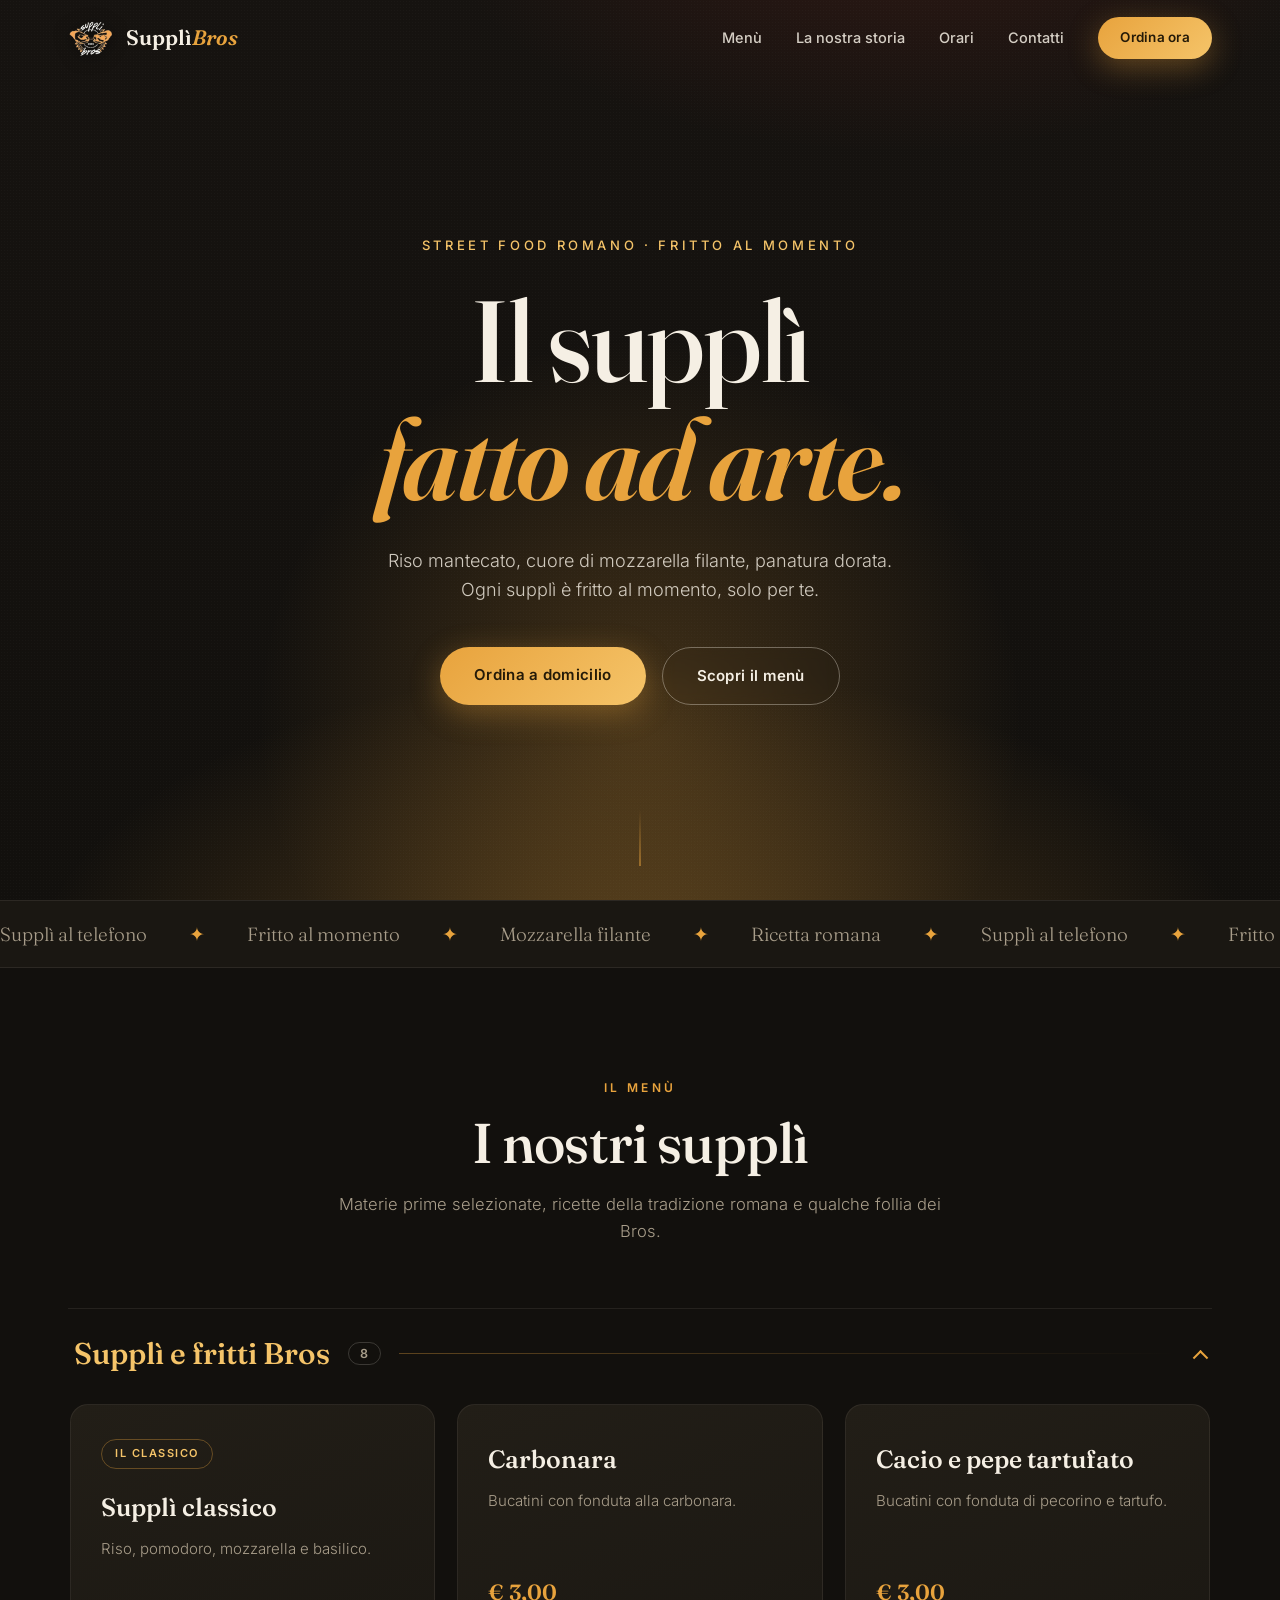
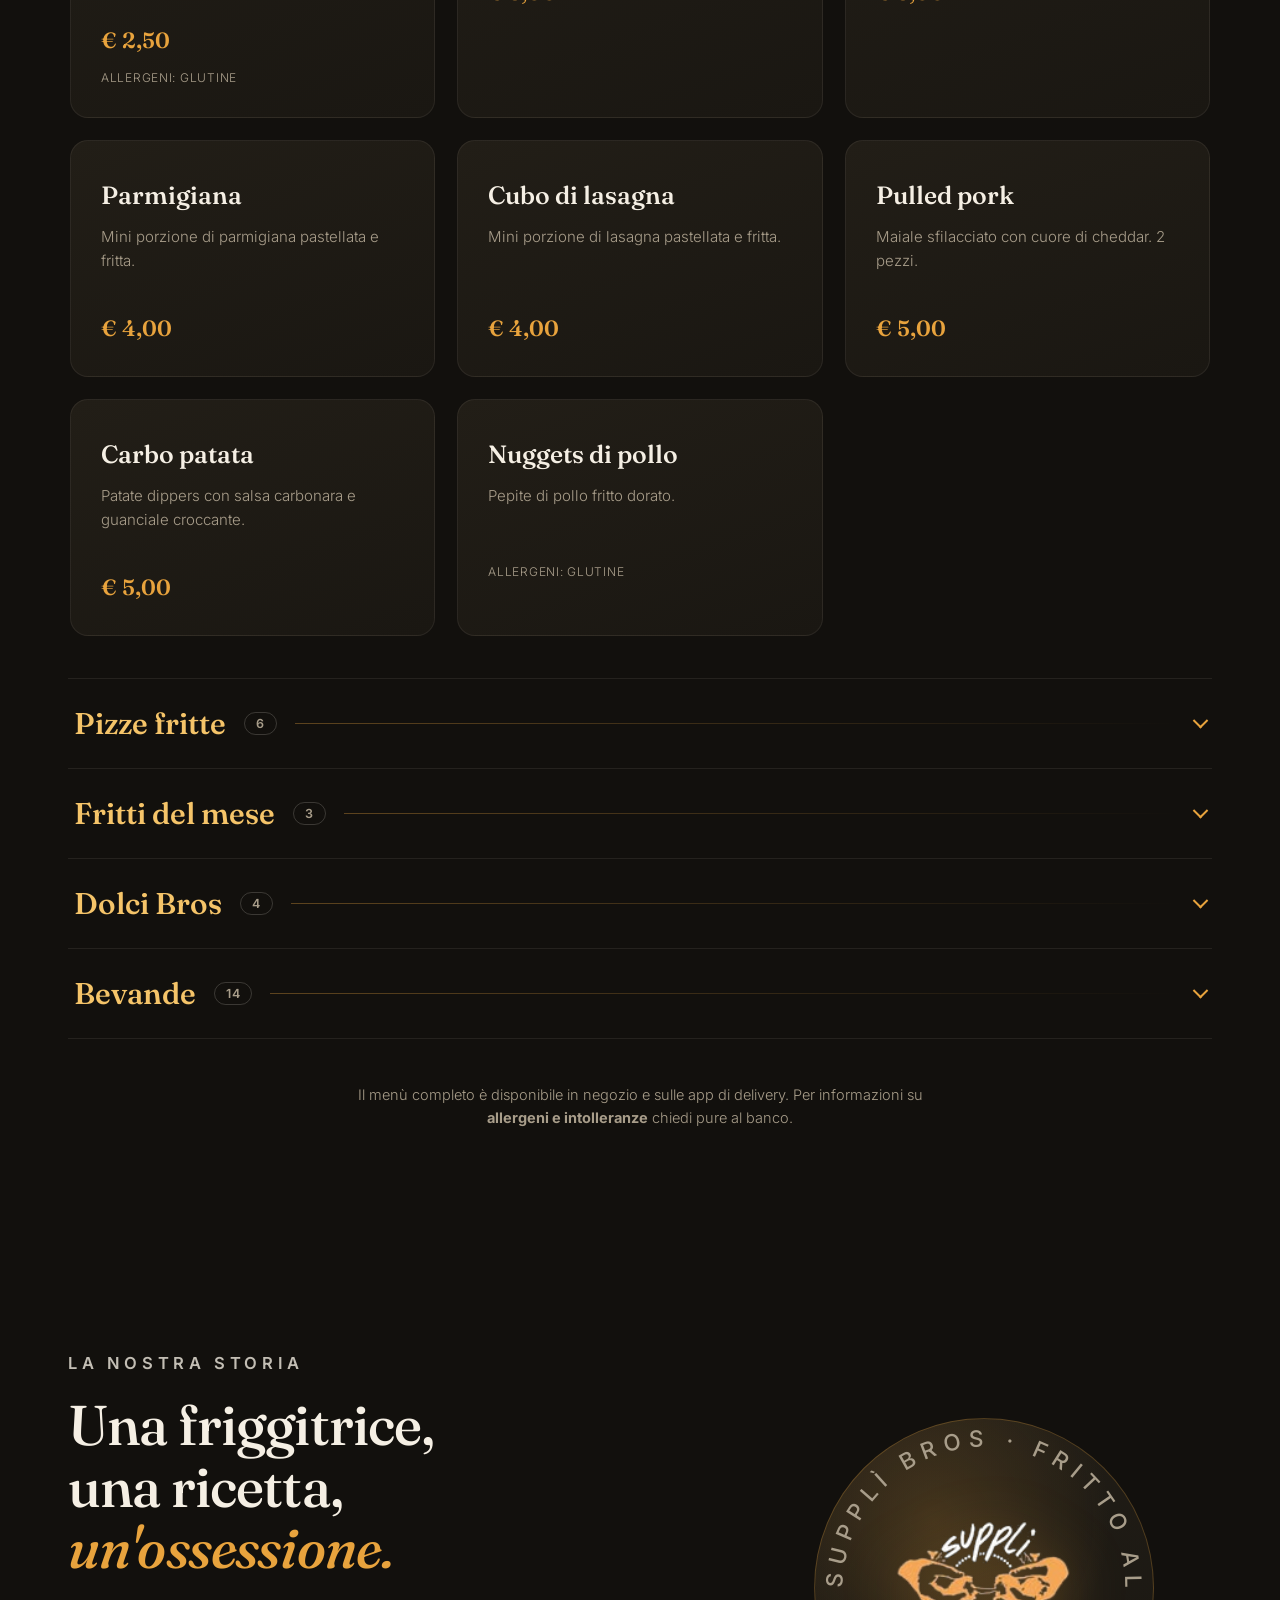
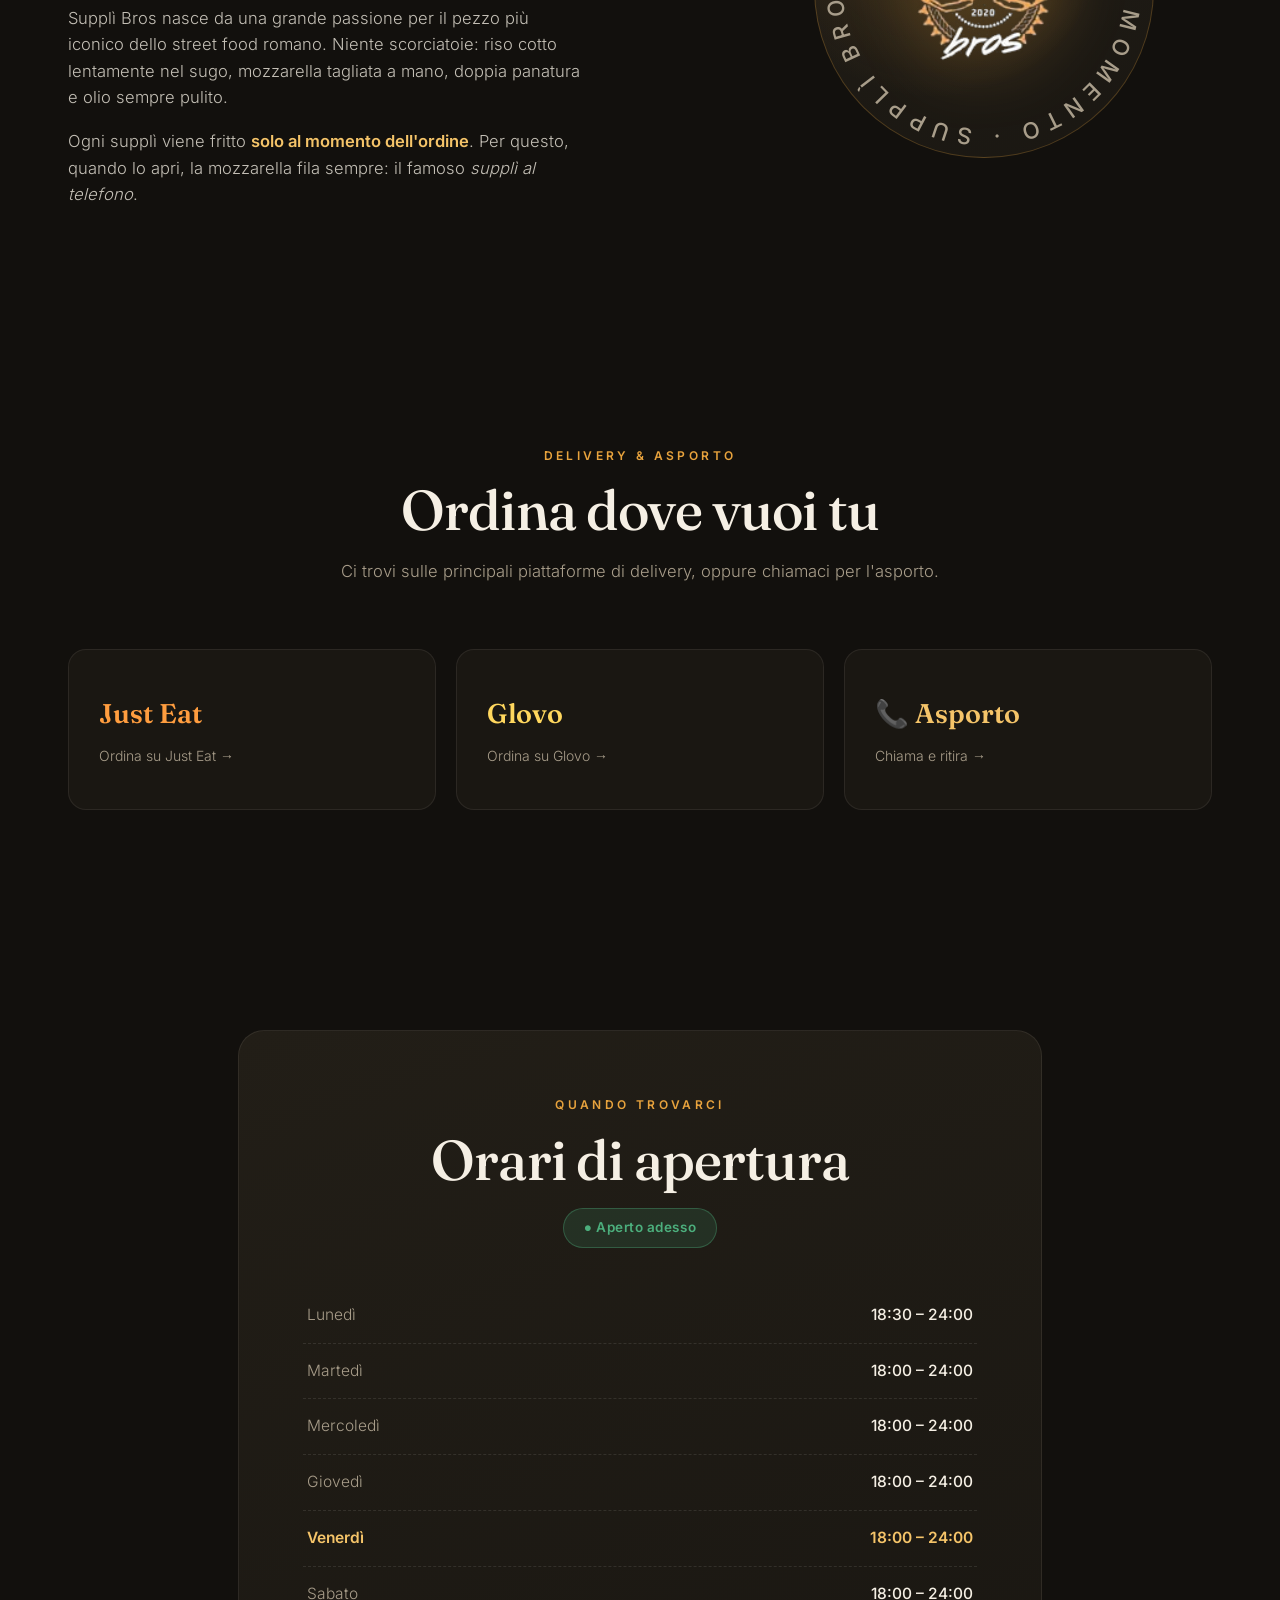
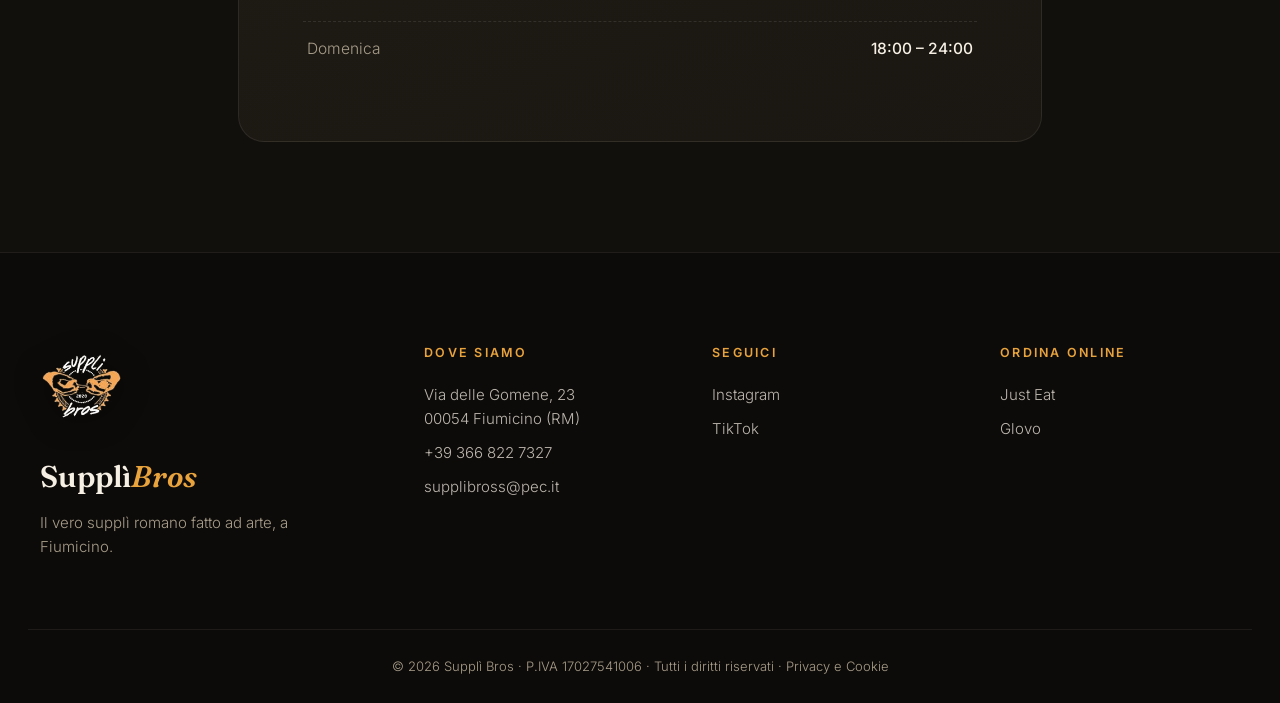
<file: index.html>
<!DOCTYPE html>
<html lang="it">
<head>
  <meta charset="UTF-8">
  <meta name="viewport" content="width=device-width, initial-scale=1.0">
  <meta name="description" content="Supplì Bros — Supplì e pizze fritte a Fiumicino, fritti al momento. Ordina su Just Eat e Glovo o chiama per l'asporto.">
  <meta name="theme-color" content="#12100d">
  <meta property="og:title" content="Supplì Bros — Il supplì fatto ad arte">
  <meta property="og:description" content="I veri supplì romani, fritti al momento. Ordina online o vieni a trovarci.">
  <meta property="og:type" content="website">
  <title>Supplì Bros — Il supplì fatto ad arte</title>
  <link rel="stylesheet" href="css/fonts.css">
  <link rel="stylesheet" href="css/style.css">
  <link rel="icon" type="image/png" href="assets/img/favicon.png">
  <link rel="apple-touch-icon" href="assets/img/logo.png">
  <script type="application/ld+json">
  {
    "@context": "https://schema.org",
    "@type": "Restaurant",
    "name": "Supplì Bros",
    "servesCuisine": "Street food romano, Supplì",
    "priceRange": "€",
    "address": {
      "@type": "PostalAddress",
      "streetAddress": "Via delle Gomene, 23",
      "postalCode": "00054",
      "addressLocality": "Fiumicino",
      "addressRegion": "RM",
      "addressCountry": "IT"
    },
    "telephone": "+39 366 822 7327"
  }
  </script>
</head>
<body>

  <!-- ===== NAVBAR ===== -->
  <header class="nav" id="nav">
    <div class="nav__inner">
      <a href="#top" class="nav__logo">
        <img src="assets/img/logo.png" alt="Logo Supplì Bros" class="nav__logo-img" width="46" height="46">
        <span class="nav__logo-text">Supplì<em>Bros</em></span>
      </a>
      <nav class="nav__links" id="navLinks">
        <a href="#menu">Menù</a>
        <a href="#storia">La nostra storia</a>
        <a href="#orari">Orari</a>
        <a href="#contatti">Contatti</a>
        <a href="#ordina" class="btn btn--small btn--gold">Ordina ora</a>
      </nav>
      <button class="nav__burger" id="navBurger" aria-label="Apri menu" aria-expanded="false">
        <span></span><span></span><span></span>
      </button>
    </div>
  </header>

  <!-- ===== HERO ===== -->
  <section class="hero" id="top">
    <div class="hero__media">
      <!--
        VIDEO HERO — generato con Higgsfield (higgy).
        Quando il file è pronto, va salvato in: assets/video/suppli-hero.mp4
        Se il video non è presente, il sito mostra automaticamente il fondale animato di fallback.
      -->
      <video class="hero__video" id="heroVideo" autoplay muted loop playsinline preload="auto" poster="assets/img/hero-poster.jpg">
        <source src="assets/video/suppli-hero.mp4" type="video/mp4">
      </video>
      <div class="hero__fallback" id="heroFallback" aria-hidden="true">
        <div class="hero__glow"></div>
        <div class="hero__grain"></div>
      </div>
      <div class="hero__overlay"></div>
    </div>

    <div class="hero__content">
      <p class="hero__eyebrow reveal">Street food romano · Fritto al momento</p>
      <h1 class="hero__title">
        <span class="reveal">Il supplì</span>
        <span class="reveal reveal--d1"><em>fatto ad arte.</em></span>
      </h1>
      <p class="hero__sub reveal reveal--d2">
        Riso mantecato, cuore di mozzarella filante, panatura dorata.
        Ogni supplì è fritto al momento, solo per te.
      </p>
      <div class="hero__cta reveal reveal--d3">
        <a href="#ordina" class="btn btn--gold">Ordina a domicilio</a>
        <a href="#menu" class="btn btn--ghost">Scopri il menù</a>
      </div>
    </div>

    <a href="#menu" class="hero__scroll" aria-label="Scorri al menù">
      <span class="hero__scroll-line"></span>
    </a>
  </section>

  <!-- ===== MARQUEE ===== -->
  <div class="marquee" aria-hidden="true">
    <div class="marquee__track">
      <span>Supplì al telefono</span><i>✦</i>
      <span>Fritto al momento</span><i>✦</i>
      <span>Mozzarella filante</span><i>✦</i>
      <span>Ricetta romana</span><i>✦</i>
      <span>Supplì al telefono</span><i>✦</i>
      <span>Fritto al momento</span><i>✦</i>
      <span>Mozzarella filante</span><i>✦</i>
      <span>Ricetta romana</span><i>✦</i>
    </div>
  </div>

  <!-- ===== MENU ===== -->
  <section class="section menu" id="menu">
    <div class="section__head">
      <p class="section__eyebrow reveal">Il menù</p>
      <h2 class="section__title reveal reveal--d1">I nostri supplì</h2>
      <p class="section__sub reveal reveal--d2">
        Materie prime selezionate, ricette della tradizione romana e qualche follia dei Bros.
      </p>
    </div>

        <div class="menu__group is-open reveal">
      <h3 class="menu__cat">
        <button type="button" aria-expanded="true">
          <span class="menu__cat-name">Supplì e fritti Bros</span>
          <span class="menu__count">8</span>
          <span class="menu__cat-line"></span>
          <span class="menu__chevron" aria-hidden="true"></span>
        </button>
      </h3>
      <div class="menu__panel">
        <div class="menu__panel-inner">
    <div class="menu__grid">
      <article class="card reveal">
        <div class="card__badge">Il classico</div>
        <h3>Supplì classico</h3>
        <p>Riso, pomodoro, mozzarella e basilico.</p>
        <span class="card__price">€ 2,50</span>
        <span class="card__meta">Allergeni: glutine</span>
      </article>

      <article class="card reveal reveal--d1">
        <h3>Carbonara</h3>
        <p>Bucatini con fonduta alla carbonara.</p>
        <span class="card__price">€ 3,00</span>
      </article>

      <article class="card reveal reveal--d2">
        <h3>Cacio e pepe tartufato</h3>
        <p>Bucatini con fonduta di pecorino e tartufo.</p>
        <span class="card__price">€ 3,00</span>
      </article>

      <article class="card reveal">
        <h3>Parmigiana</h3>
        <p>Mini porzione di parmigiana pastellata e fritta.</p>
        <span class="card__price">€ 4,00</span>
      </article>

      <article class="card reveal reveal--d1">
        <h3>Cubo di lasagna</h3>
        <p>Mini porzione di lasagna pastellata e fritta.</p>
        <span class="card__price">€ 4,00</span>
      </article>

      <article class="card reveal reveal--d2">
        <h3>Pulled pork</h3>
        <p>Maiale sfilacciato con cuore di cheddar. 2 pezzi.</p>
        <span class="card__price">€ 5,00</span>
      </article>

      <article class="card reveal">
        <h3>Carbo patata</h3>
        <p>Patate dippers con salsa carbonara e guanciale croccante.</p>
        <span class="card__price">€ 5,00</span>
      </article>

      <article class="card reveal reveal--d1">
        <h3>Nuggets di pollo</h3>
        <p>Pepite di pollo fritto dorato.</p>
        <!-- ⚠️ PREZZO MANCANTE: nuggets di pollo senza prezzo sul menu fornito -->
        <span class="card__meta">Allergeni: glutine</span>
      </article>
    </div>

    
        </div>
      </div>
    </div>

    <div class="menu__group reveal">
      <h3 class="menu__cat">
        <button type="button" aria-expanded="false">
          <span class="menu__cat-name">Pizze fritte</span>
          <span class="menu__count">6</span>
          <span class="menu__cat-line"></span>
          <span class="menu__chevron" aria-hidden="true"></span>
        </button>
      </h3>
      <div class="menu__panel">
        <div class="menu__panel-inner">
    <div class="menu__grid">
      <article class="card reveal">
        <h3>Classica aperta</h3>
        <p>Pizza fritta aperta, pomodoro, parmigiano e basilico.</p>
        <span class="card__price">€ 5,00</span>
      </article>

      <article class="card reveal reveal--d1">
        <h3>Classica chiusa</h3>
        <p>Pomodoro, mozzarella e basilico.</p>
        <span class="card__price">€ 6,00</span>
      </article>

      <article class="card reveal reveal--d2">
        <h3>Mortazza</h3>
        <p>Mortadella, burrata e pesto di pistacchio.</p>
        <span class="card__price">€ 7,00</span>
      </article>

      <article class="card reveal">
        <h3>'Nduja</h3>
        <p>Pomodoro, mozzarella, basilico e 'nduja.</p>
        <span class="card__price">€ 7,00</span>
      </article>

      <article class="card reveal reveal--d1">
        <h3>Ariccia</h3>
        <p>Porchetta, patate e mozzarella.</p>
        <span class="card__price">€ 8,00</span>
      </article>

      <article class="card reveal reveal--d2">
        <h3>Crudo</h3>
        <p>Prosciutto crudo, burrata al tartufo e rucola.</p>
        <span class="card__price">€ 7,00</span>
      </article>
    </div>

    
        </div>
      </div>
    </div>

    <div class="menu__group reveal">
      <h3 class="menu__cat">
        <button type="button" aria-expanded="false">
          <span class="menu__cat-name">Fritti del mese</span>
          <span class="menu__count">3</span>
          <span class="menu__cat-line"></span>
          <span class="menu__chevron" aria-hidden="true"></span>
        </button>
      </h3>
      <div class="menu__panel">
        <div class="menu__panel-inner">
    <div class="menu__grid">
      <article class="card reveal">
        <div class="card__badge">Edizione limitata</div>
        <h3>Supplì gambero</h3>
        <p>Con menta e lime.</p>
        <span class="card__price">€ 3,00</span>
      </article>

      <article class="card reveal reveal--d1">
        <div class="card__badge">Edizione limitata</div>
        <h3>Pizza fritta Salmone</h3>
        <p>Burrata al pepe rosa e songino.</p>
        <span class="card__price">€ 9,00</span>
      </article>

      <article class="card reveal reveal--d2">
        <div class="card__badge">Edizione limitata</div>
        <h3>Pizza fritta Polpo</h3>
        <p>Patate, pesto di rucola e stracciata alla 'nduja.</p>
        <span class="card__price">€ 12,00</span>
      </article>
    </div>

    
        </div>
      </div>
    </div>

    <div class="menu__group reveal">
      <h3 class="menu__cat">
        <button type="button" aria-expanded="false">
          <span class="menu__cat-name">Dolci Bros</span>
          <span class="menu__count">4</span>
          <span class="menu__cat-line"></span>
          <span class="menu__chevron" aria-hidden="true"></span>
        </button>
      </h3>
      <div class="menu__panel">
        <div class="menu__panel-inner">
    <div class="menu__grid">
      <article class="card reveal">
        <h3>Zoccolette Nutella</h3>
        <p>Con granella di nocciole.</p>
        <span class="card__price">€ 5,00</span>
      </article>

      <article class="card reveal reveal--d1">
        <h3>Zoccolette pistacchio</h3>
        <p>Con granella di nocciole.</p>
        <span class="card__price">€ 5,00</span>
      </article>

      <article class="card reveal reveal--d2">
        <h3>Zoccolette pistacchio e Nutella</h3>
        <p>Con granella di nocciole.</p>
        <span class="card__price">€ 6,00</span>
      </article>

      <article class="card reveal">
        <h3>Zoccolette Kinder Bueno</h3>
        <p></p>
        <span class="card__price">€ 6,00</span>
      </article>
    </div>

    
        </div>
      </div>
    </div>

    <div class="menu__group reveal">
      <h3 class="menu__cat">
        <button type="button" aria-expanded="false">
          <span class="menu__cat-name">Bevande</span>
          <span class="menu__count">14</span>
          <span class="menu__cat-line"></span>
          <span class="menu__chevron" aria-hidden="true"></span>
        </button>
      </h3>
      <div class="menu__panel">
        <div class="menu__panel-inner">
    <div class="menu__list reveal">
      <div class="mrow">
        <div class="mrow__main"><h4>Acqua</h4><span>50cl · naturale o frizzante</span></div>
        <span class="mrow__price">€ 1,00</span>
      </div>
      <div class="mrow">
        <div class="mrow__main"><h4>Coca Cola / Coca Zero</h4><span>Vetro 33cl</span></div>
        <span class="mrow__price">€ 3,00</span>
      </div>
      <div class="mrow">
        <div class="mrow__main"><h4>Fanta / Gazzosa / Limonata</h4><span>Vetro 33cl</span></div>
        <span class="mrow__price">€ 3,00</span>
      </div>
      <div class="mrow">
        <div class="mrow__main"><h4>Tè pesca / limone</h4><span>Vetro 20cl</span></div>
        <span class="mrow__price">€ 2,00</span>
      </div>
      <div class="mrow">
        <div class="mrow__main"><h4>Calice di prosecco</h4></div>
        <span class="mrow__price">€ 5,00</span>
      </div>
      <div class="mrow">
        <div class="mrow__main"><h4>Spritz Aperol / Campari</h4></div>
        <span class="mrow__price">€ 6,00</span>
      </div>
      <div class="mrow">
        <div class="mrow__main"><h4>Birra Keller SupplìBros</h4><span>33cl</span></div>
        <span class="mrow__price">€ 4,00</span>
      </div>
      <div class="mrow">
        <div class="mrow__main"><h4>Ichnusa</h4><span>33cl</span></div>
        <span class="mrow__price">€ 4,00</span>
      </div>
      <div class="mrow">
        <div class="mrow__main"><h4>Messina</h4><span>33cl</span></div>
        <span class="mrow__price">€ 4,00</span>
      </div>
      <div class="mrow">
        <div class="mrow__main"><h4>Corona</h4><span>33cl</span></div>
        <span class="mrow__price">€ 4,00</span>
      </div>
      <div class="mrow">
        <div class="mrow__main"><h4>Menabrea</h4><span>33cl</span></div>
        <span class="mrow__price">€ 4,00</span>
      </div>
      <div class="mrow">
        <div class="mrow__main"><h4>Spina belgian ale rossa</h4><span>33cl</span></div>
        <span class="mrow__price">€ 5,00</span>
      </div>
      <div class="mrow">
        <div class="mrow__main"><h4>Spina keller tedesca</h4><span>33cl</span></div>
        <span class="mrow__price">€ 5,00</span>
      </div>
      <div class="mrow">
        <div class="mrow__main"><h4>Gin tonic Supplì Bros</h4><span>Gin 585 (portoghese, salino) servito con tonica mediterranea e pepe rosa</span></div>
        <span class="mrow__price">€ 10,00</span>
      </div>
    </div>

    
        </div>
      </div>
    </div>

    <p class="menu__note reveal">
      Il menù completo è disponibile in negozio e sulle app di delivery.
      Per informazioni su <strong>allergeni e intolleranze</strong> chiedi pure al banco.
    </p>
  </section>

  <!-- ===== STORIA ===== -->
  <section class="section story" id="storia">
    <div class="story__inner">
      <div class="story__text">
        <p class="section__eyebrow reveal">La nostra storia</p>
        <h2 class="section__title reveal reveal--d1">Una friggitrice,<br>una ricetta,<br><em>un'ossessione.</em></h2>
        <p class="reveal reveal--d2">
          Supplì Bros nasce da una grande passione per il pezzo più iconico dello street food romano.
          Niente scorciatoie: riso cotto lentamente nel sugo, mozzarella tagliata a mano,
          doppia panatura e olio sempre pulito.
        </p>
        <p class="reveal reveal--d3">
          Ogni supplì viene fritto <strong>solo al momento dell'ordine</strong>. Per questo, quando lo apri,
          la mozzarella fila sempre: il famoso <em>supplì al telefono</em>.
        </p>
      </div>
      <div class="story__visual reveal reveal--d2" aria-hidden="true">
        <div class="story__circle">
          <img src="assets/img/logo.png" alt="" class="story__logo" width="150" height="150">
          <svg class="story__ring" viewBox="0 0 200 200">
            <defs>
              <path id="circlePath" d="M 100,100 m -78,0 a 78,78 0 1,1 156,0 a 78,78 0 1,1 -156,0"></path>
            </defs>
            <text>
              <textPath href="#circlePath">SUPPLÌ BROS · FRITTO AL MOMENTO · SUPPLÌ BROS · FRITTO AL MOMENTO ·</textPath>
            </text>
          </svg>
        </div>
      </div>
    </div>
  </section>

  <!-- ===== ORDINA / DELIVERY ===== -->
  <section class="section order" id="ordina">
    <div class="section__head">
      <p class="section__eyebrow reveal">Delivery &amp; asporto</p>
      <h2 class="section__title reveal reveal--d1">Ordina dove vuoi tu</h2>
      <p class="section__sub reveal reveal--d2">Ci trovi sulle principali piattaforme di delivery, oppure chiamaci per l'asporto.</p>
    </div>

    <div class="order__grid">
      <a href="https://www.justeat.it/restaurants-suppli-bros-isola-sacra-00054/menu" class="order__card order__card--justeat reveal" target="_blank" rel="noopener">
        <span class="order__logo">Just Eat</span>
        <span class="order__hint">Ordina su Just Eat →</span>
      </a>
      <a href="https://glovoapp.com/it/it/fiumicino/stores/suppli-bros-pizza-fritta-and-suppli-fco" class="order__card order__card--glovo reveal reveal--d1" target="_blank" rel="noopener">
        <span class="order__logo">Glovo</span>
        <span class="order__hint">Ordina su Glovo →</span>
      </a>
      <a href="tel:+393668227327" class="order__card order__card--phone reveal reveal--d2">
        <span class="order__logo">📞 Asporto</span>
        <span class="order__hint">Chiama e ritira →</span>
      </a>
    </div>
  </section>

  <!-- ===== ORARI ===== -->
  <section class="section hours" id="orari">
    <div class="hours__inner">
      <div class="hours__head">
        <p class="section__eyebrow reveal">Quando trovarci</p>
        <h2 class="section__title reveal reveal--d1">Orari di apertura</h2>
        <p class="hours__status reveal reveal--d2" id="openStatus"></p>
      </div>
      <ul class="hours__list reveal reveal--d2">
        <li><span>Lunedì</span><strong>18:30 – 24:00</strong></li>
        <li><span>Martedì</span><strong>18:00 – 24:00</strong></li>
        <li><span>Mercoledì</span><strong>18:00 – 24:00</strong></li>
        <li><span>Giovedì</span><strong>18:00 – 24:00</strong></li>
        <li><span>Venerdì</span><strong>18:00 – 24:00</strong></li>
        <li><span>Sabato</span><strong>18:00 – 24:00</strong></li>
        <li><span>Domenica</span><strong>18:00 – 24:00</strong></li>
      </ul>
    </div>
  </section>

  <!-- ===== CONTATTI / FOOTER ===== -->
  <footer class="footer" id="contatti">
    <div class="footer__inner">
      <div class="footer__brand">
        <img src="assets/img/logo.png" alt="Logo Supplì Bros" class="footer__logo-img" width="84" height="84">
        <h2>Supplì<em>Bros</em></h2>
        <p>Il vero supplì romano fatto ad arte, a Fiumicino.</p>
      </div>

      <div class="footer__col">
        <h3>Dove siamo</h3>
        <p><a href="https://maps.google.com/?q=Suppl%C3%AC+Bros,+Via+delle+Gomene+23,+00054+Fiumicino+RM" target="_blank" rel="noopener">Via delle Gomene, 23<br>00054 Fiumicino (RM)</a></p>
        <!-- ⚠️ EMAIL SEGNAPOSTO: sostituire con email reale -->
        <p><a href="tel:+393668227327">+39 366 822 7327</a></p>
        <p><a href="mailto:supplibross@pec.it">supplibross@pec.it</a></p>
      </div>

      <div class="footer__col">
        <h3>Seguici</h3>
        <p><a href="https://www.instagram.com/supplibros/" target="_blank" rel="noopener">Instagram</a></p>
        <p><a href="https://www.tiktok.com/@suppli_bros" target="_blank" rel="noopener">TikTok</a></p>
      </div>

      <div class="footer__col">
        <h3>Ordina online</h3>
        <p><a href="https://www.justeat.it/restaurants-suppli-bros-isola-sacra-00054/menu" target="_blank" rel="noopener">Just Eat</a></p>
        <p><a href="https://glovoapp.com/it/it/fiumicino/stores/suppli-bros-pizza-fritta-and-suppli-fco" target="_blank" rel="noopener">Glovo</a></p>
      </div>
    </div>

    <div class="footer__legal">
      <p>© <span id="year"></span> Supplì Bros · P.IVA 17027541006 · Tutti i diritti riservati · <a href="privacy.html">Privacy e Cookie</a></p>
    </div>
  </footer>

  <script src="js/main.js"></script>
</body>
</html>
</file>
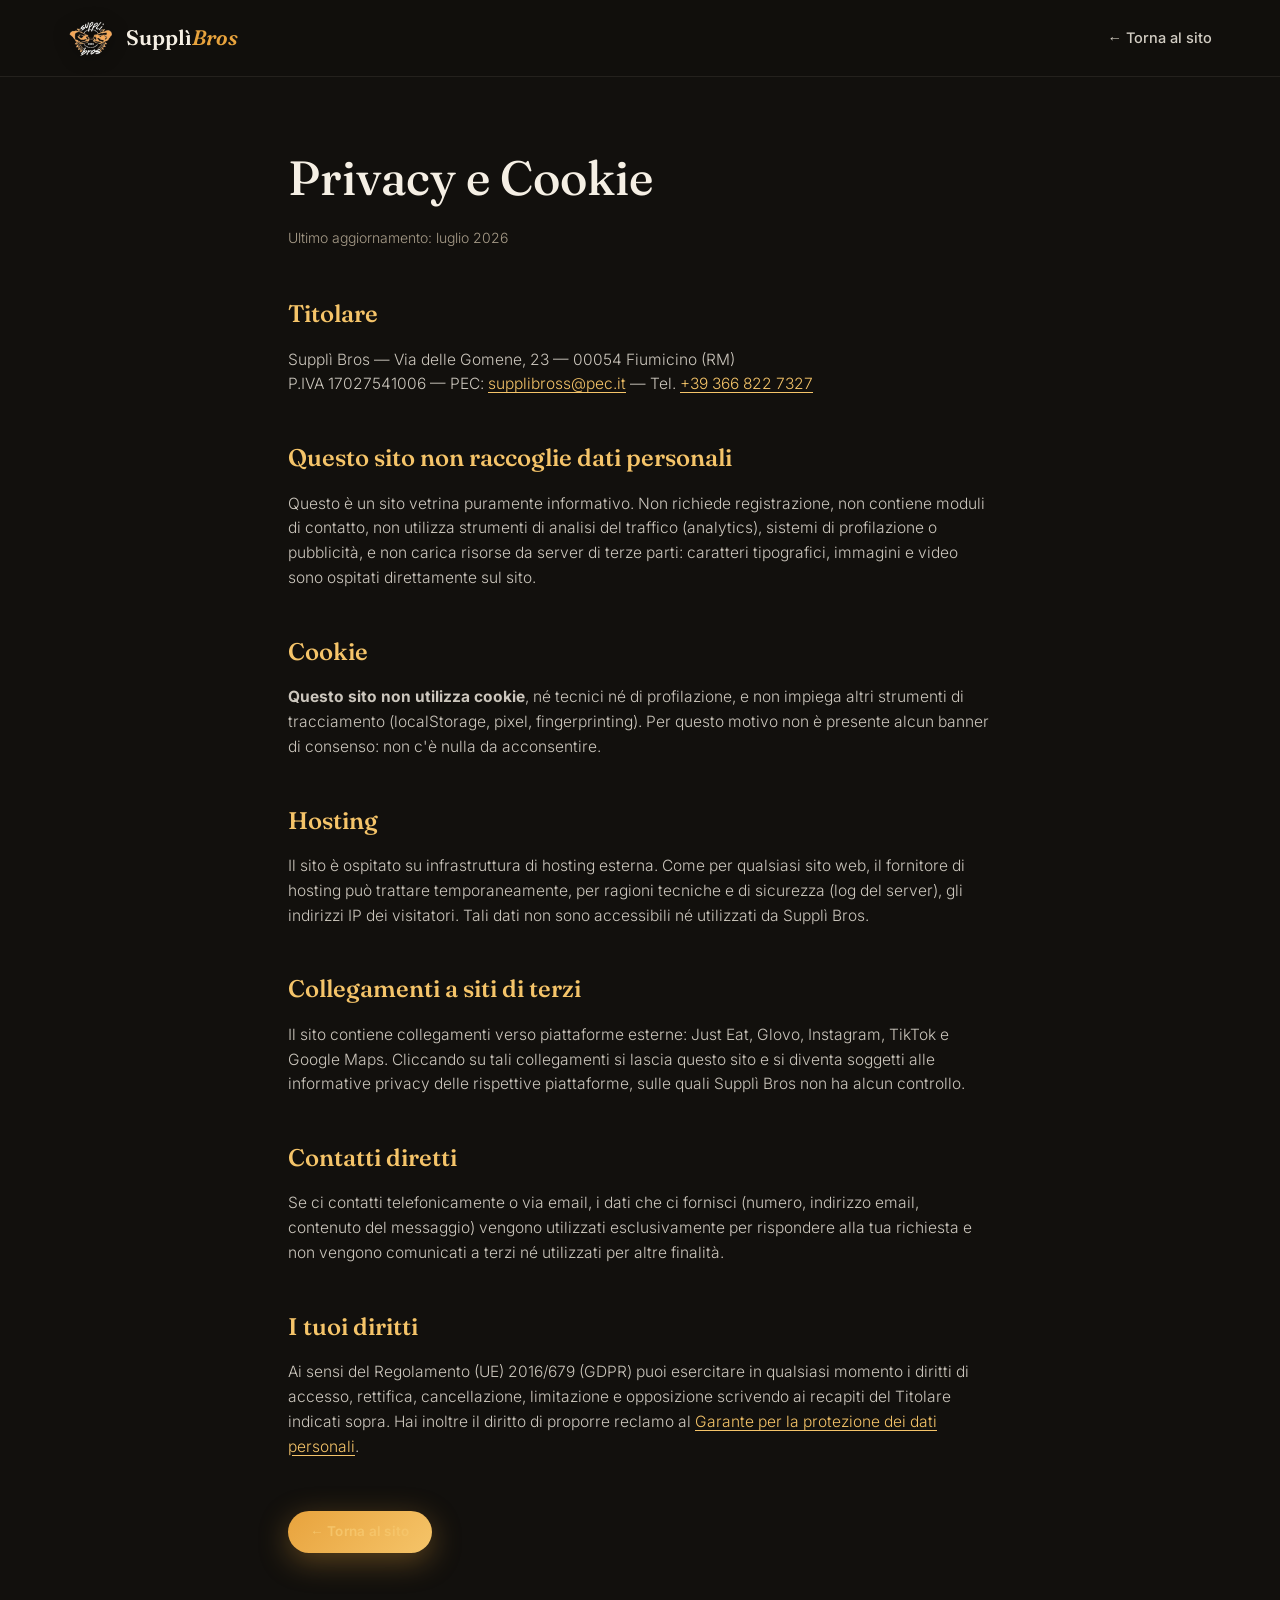
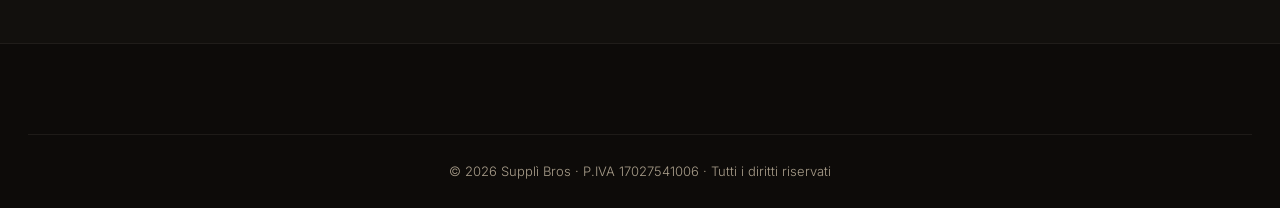
<file: privacy.html>
<!DOCTYPE html>
<html lang="it">
<head>
  <meta charset="UTF-8">
  <meta name="viewport" content="width=device-width, initial-scale=1.0">
  <meta name="description" content="Informativa privacy e cookie del sito Supplì Bros.">
  <meta name="robots" content="noindex">
  <meta name="theme-color" content="#12100d">
  <title>Privacy e Cookie — Supplì Bros</title>
  <link rel="stylesheet" href="css/fonts.css">
  <link rel="stylesheet" href="css/style.css">
  <link rel="icon" type="image/png" href="assets/img/favicon.png">
  <style>
    .legal { max-width: 760px; margin: 0 auto; padding: 140px 28px 90px; }
    .legal h1 { font-family: var(--font-display); font-size: clamp(34px, 5vw, 48px); font-weight: 500; margin-bottom: 10px; }
    .legal .legal__updated { color: var(--muted); font-size: 14px; margin-bottom: 46px; }
    .legal h2 { font-family: var(--font-display); font-size: 24px; font-weight: 550; color: var(--gold-2); margin: 42px 0 14px; }
    .legal p, .legal li { color: rgba(245, 239, 228, .82); font-size: 15.5px; margin-bottom: 12px; }
    .legal ul { padding-left: 22px; margin-bottom: 12px; }
    .legal a { color: var(--gold-2); text-decoration: underline; text-underline-offset: 3px; }
    .legal .legal__back { display: inline-block; margin-top: 40px; text-decoration: none; }
  </style>
</head>
<body>

  <header class="nav is-scrolled" id="nav">
    <div class="nav__inner">
      <a href="index.html" class="nav__logo">
        <img src="assets/img/logo.png" alt="Logo Supplì Bros" class="nav__logo-img" width="46" height="46">
        <span class="nav__logo-text">Supplì<em>Bros</em></span>
      </a>
      <nav class="nav__links">
        <a href="index.html">← Torna al sito</a>
      </nav>
    </div>
  </header>

  <main class="legal">
    <h1>Privacy e Cookie</h1>
    <p class="legal__updated">Ultimo aggiornamento: luglio 2026</p>

    <h2>Titolare</h2>
    <p>
      Supplì Bros — Via delle Gomene, 23 — 00054 Fiumicino (RM)<br>
      P.IVA 17027541006 — PEC: <a href="mailto:supplibross@pec.it">supplibross@pec.it</a> — Tel. <a href="tel:+393668227327">+39 366 822 7327</a>
    </p>

    <h2>Questo sito non raccoglie dati personali</h2>
    <p>
      Questo è un sito vetrina puramente informativo. Non richiede registrazione, non contiene moduli di
      contatto, non utilizza strumenti di analisi del traffico (analytics), sistemi di profilazione o
      pubblicità, e non carica risorse da server di terze parti: caratteri tipografici, immagini e video
      sono ospitati direttamente sul sito.
    </p>

    <h2>Cookie</h2>
    <p>
      <strong>Questo sito non utilizza cookie</strong>, né tecnici né di profilazione, e non impiega
      altri strumenti di tracciamento (localStorage, pixel, fingerprinting). Per questo motivo non è
      presente alcun banner di consenso: non c'è nulla da acconsentire.
    </p>

    <h2>Hosting</h2>
    <p>
      Il sito è ospitato su infrastruttura di hosting esterna. Come per qualsiasi sito web, il fornitore
      di hosting può trattare temporaneamente, per ragioni tecniche e di sicurezza (log del server), gli
      indirizzi IP dei visitatori. Tali dati non sono accessibili né utilizzati da Supplì Bros.
    </p>

    <h2>Collegamenti a siti di terzi</h2>
    <p>
      Il sito contiene collegamenti verso piattaforme esterne: Just Eat, Glovo, Instagram, TikTok e
      Google Maps. Cliccando su tali collegamenti si lascia questo sito e si diventa soggetti alle
      informative privacy delle rispettive piattaforme, sulle quali Supplì Bros non ha alcun controllo.
    </p>

    <h2>Contatti diretti</h2>
    <p>
      Se ci contatti telefonicamente o via email, i dati che ci fornisci (numero, indirizzo email,
      contenuto del messaggio) vengono utilizzati esclusivamente per rispondere alla tua richiesta e non
      vengono comunicati a terzi né utilizzati per altre finalità.
    </p>

    <h2>I tuoi diritti</h2>
    <p>
      Ai sensi del Regolamento (UE) 2016/679 (GDPR) puoi esercitare in qualsiasi momento i diritti di
      accesso, rettifica, cancellazione, limitazione e opposizione scrivendo ai recapiti del Titolare
      indicati sopra. Hai inoltre il diritto di proporre reclamo al
      <a href="https://www.garanteprivacy.it" target="_blank" rel="noopener">Garante per la protezione dei dati personali</a>.
    </p>

    <a class="legal__back btn btn--gold btn--small" href="index.html">← Torna al sito</a>
  </main>

  <footer class="footer">
    <div class="footer__legal">
      <p>© <span id="year"></span> Supplì Bros · P.IVA 17027541006 · Tutti i diritti riservati</p>
    </div>
  </footer>

  <script>document.getElementById("year").textContent = new Date().getFullYear();</script>
</body>
</html>
</file>
<file: css/fonts.css>
/* Font ospitati in locale (nessuna richiesta a server esterni) */
@font-face {
  font-family: 'Fraunces';
  font-style: italic;
  font-weight: 300 900;
  font-display: swap;
  src: url(../assets/fonts/fraunces-italic-300-900.woff2) format('woff2');
  unicode-range: U+0000-00FF, U+0131, U+0152-0153, U+02BB-02BC, U+02C6, U+02DA, U+02DC, U+0304, U+0308, U+0329, U+2000-206F, U+20AC, U+2122, U+2191, U+2193, U+2212, U+2215, U+FEFF, U+FFFD;
}
@font-face {
  font-family: 'Fraunces';
  font-style: normal;
  font-weight: 300 900;
  font-display: swap;
  src: url(../assets/fonts/fraunces-normal-300-900.woff2) format('woff2');
  unicode-range: U+0000-00FF, U+0131, U+0152-0153, U+02BB-02BC, U+02C6, U+02DA, U+02DC, U+0304, U+0308, U+0329, U+2000-206F, U+20AC, U+2122, U+2191, U+2193, U+2212, U+2215, U+FEFF, U+FFFD;
}
@font-face {
  font-family: 'Inter';
  font-style: normal;
  font-weight: 300;
  font-display: swap;
  src: url(../assets/fonts/inter-normal-300.woff2) format('woff2');
  unicode-range: U+0000-00FF, U+0131, U+0152-0153, U+02BB-02BC, U+02C6, U+02DA, U+02DC, U+0304, U+0308, U+0329, U+2000-206F, U+20AC, U+2122, U+2191, U+2193, U+2212, U+2215, U+FEFF, U+FFFD;
}
@font-face {
  font-family: 'Inter';
  font-style: normal;
  font-weight: 400;
  font-display: swap;
  src: url(../assets/fonts/inter-normal-400.woff2) format('woff2');
  unicode-range: U+0000-00FF, U+0131, U+0152-0153, U+02BB-02BC, U+02C6, U+02DA, U+02DC, U+0304, U+0308, U+0329, U+2000-206F, U+20AC, U+2122, U+2191, U+2193, U+2212, U+2215, U+FEFF, U+FFFD;
}
@font-face {
  font-family: 'Inter';
  font-style: normal;
  font-weight: 500;
  font-display: swap;
  src: url(../assets/fonts/inter-normal-500.woff2) format('woff2');
  unicode-range: U+0000-00FF, U+0131, U+0152-0153, U+02BB-02BC, U+02C6, U+02DA, U+02DC, U+0304, U+0308, U+0329, U+2000-206F, U+20AC, U+2122, U+2191, U+2193, U+2212, U+2215, U+FEFF, U+FFFD;
}
@font-face {
  font-family: 'Inter';
  font-style: normal;
  font-weight: 600;
  font-display: swap;
  src: url(../assets/fonts/inter-normal-600.woff2) format('woff2');
  unicode-range: U+0000-00FF, U+0131, U+0152-0153, U+02BB-02BC, U+02C6, U+02DA, U+02DC, U+0304, U+0308, U+0329, U+2000-206F, U+20AC, U+2122, U+2191, U+2193, U+2212, U+2215, U+FEFF, U+FFFD;
}
@font-face {
  font-family: 'Inter';
  font-style: normal;
  font-weight: 700;
  font-display: swap;
  src: url(../assets/fonts/inter-normal-700.woff2) format('woff2');
  unicode-range: U+0000-00FF, U+0131, U+0152-0153, U+02BB-02BC, U+02C6, U+02DA, U+02DC, U+0304, U+0308, U+0329, U+2000-206F, U+20AC, U+2122, U+2191, U+2193, U+2212, U+2215, U+FEFF, U+FFFD;
}
</file>
<file: css/style.css>
/* ============================================================
   SUPPLÌ BROS — premium landing
   Palette: nero caldo, oro fritto, crema
   ============================================================ */

:root {
  --bg: #12100d;
  --bg-2: #1a1712;
  --bg-3: #221e17;
  --gold: #e8a33d;
  --gold-2: #f5c469;
  --cream: #f5efe4;
  --muted: #a89d8a;
  --red: #c0392b;
  --green: #4caf7d;
  --radius: 18px;
  --font-display: "Fraunces", Georgia, serif;
  --font-body: "Inter", -apple-system, sans-serif;
  --nav-h: 76px;
}

* { margin: 0; padding: 0; box-sizing: border-box; }

html { scroll-behavior: smooth; }

body {
  background: var(--bg);
  color: var(--cream);
  font-family: var(--font-body);
  font-weight: 300;
  line-height: 1.6;
  overflow-x: hidden;
  -webkit-font-smoothing: antialiased;
}

a { color: inherit; text-decoration: none; }
em { font-style: italic; }

::selection { background: var(--gold); color: var(--bg); }

/* ---------- Buttons ---------- */
.btn {
  display: inline-block;
  padding: 16px 34px;
  border-radius: 999px;
  font-weight: 600;
  font-size: 15px;
  letter-spacing: 0.02em;
  transition: transform .25s ease, box-shadow .25s ease, background .25s ease, color .25s ease;
}
.btn--gold {
  background: linear-gradient(135deg, var(--gold), var(--gold-2));
  color: #241a08;
  box-shadow: 0 8px 30px rgba(232, 163, 61, .35);
}
.btn--gold:hover { transform: translateY(-3px); box-shadow: 0 14px 40px rgba(232, 163, 61, .5); }
.btn--ghost {
  border: 1px solid rgba(245, 239, 228, .35);
  color: var(--cream);
  backdrop-filter: blur(6px);
}
.btn--ghost:hover { background: rgba(245, 239, 228, .1); transform: translateY(-3px); }
.btn--small { padding: 10px 22px; font-size: 13.5px; }

/* ---------- Reveal animations ---------- */
.reveal {
  opacity: 0;
  transform: translateY(28px);
  transition: opacity .8s cubic-bezier(.22,.61,.36,1), transform .8s cubic-bezier(.22,.61,.36,1);
}
.reveal--d1 { transition-delay: .12s; }
.reveal--d2 { transition-delay: .24s; }
.reveal--d3 { transition-delay: .36s; }
.reveal.is-visible { opacity: 1; transform: translateY(0); }

@media (prefers-reduced-motion: reduce) {
  .reveal { opacity: 1; transform: none; transition: none; }
  html { scroll-behavior: auto; }
}

/* ============================================================
   NAVBAR
   ============================================================ */
.nav {
  position: fixed;
  inset: 0 0 auto 0;
  z-index: 100;
  height: var(--nav-h);
  transition: background .35s ease, box-shadow .35s ease;
}
.nav.is-scrolled {
  background: rgba(18, 16, 13, .85);
  backdrop-filter: blur(14px);
  box-shadow: 0 1px 0 rgba(245, 239, 228, .08);
}
.nav__inner {
  max-width: 1200px;
  margin: 0 auto;
  height: 100%;
  padding: 0 28px;
  display: flex;
  align-items: center;
  justify-content: space-between;
}
.nav__logo { display: flex; align-items: center; gap: 12px; }
.nav__logo-img {
  width: 46px; height: 46px;
  object-fit: contain;
  filter: drop-shadow(0 2px 8px rgba(0, 0, 0, .5));
}
.nav__logo-text {
  font-family: var(--font-display);
  font-size: 21px;
  font-weight: 600;
}
.nav__logo-text em { color: var(--gold); }
.nav__links { display: flex; align-items: center; gap: 34px; font-size: 14.5px; font-weight: 500; }
.nav__links a:not(.btn) { position: relative; opacity: .85; transition: opacity .2s; }
.nav__links a:not(.btn)::after {
  content: "";
  position: absolute;
  left: 0; bottom: -6px;
  width: 0; height: 2px;
  background: var(--gold);
  transition: width .3s ease;
}
.nav__links a:not(.btn):hover { opacity: 1; }
.nav__links a:not(.btn):hover::after { width: 100%; }
.nav__burger { display: none; background: none; border: 0; cursor: pointer; padding: 8px; }
.nav__burger span {
  display: block; width: 24px; height: 2px;
  background: var(--cream); margin: 5px 0;
  transition: transform .3s, opacity .3s;
}

/* ============================================================
   HERO
   ============================================================ */
.hero {
  position: relative;
  min-height: 100svh;
  display: flex;
  align-items: center;
  justify-content: center;
  text-align: center;
  isolation: isolate;
}
.hero__media { position: absolute; inset: 0; z-index: -2; overflow: hidden; }
.hero__video {
  width: 100%; height: 100%;
  object-fit: cover;
  display: block;
}
.hero__video.is-missing { display: none; }

/* Fallback animato (quando il video non è ancora presente) */
.hero__fallback {
  position: absolute; inset: 0;
  display: none;
  background:
    radial-gradient(ellipse 80% 60% at 50% 110%, rgba(232,163,61,.28), transparent 60%),
    radial-gradient(ellipse 60% 45% at 70% -10%, rgba(192,57,43,.14), transparent 60%),
    linear-gradient(180deg, #161310, #12100d);
}
.hero__fallback.is-active { display: block; }
.hero__glow {
  position: absolute;
  left: 50%; bottom: -30%;
  width: 900px; height: 900px;
  transform: translateX(-50%);
  background: radial-gradient(circle, rgba(232,163,61,.22) 0%, transparent 60%);
  animation: pulse 6s ease-in-out infinite;
}
@keyframes pulse {
  0%, 100% { opacity: .7; transform: translateX(-50%) scale(1); }
  50% { opacity: 1; transform: translateX(-50%) scale(1.08); }
}
.hero__grain {
  position: absolute; inset: 0;
  opacity: .5;
  background-image: radial-gradient(rgba(245,239,228,.045) 1px, transparent 1px);
  background-size: 3px 3px;
}
.hero__overlay {
  position: absolute; inset: 0; z-index: -1;
  background: linear-gradient(180deg, rgba(18,16,13,.55) 0%, rgba(18,16,13,.25) 45%, rgba(18,16,13,.92) 100%);
}

.hero__content { padding: 120px 24px 80px; max-width: 900px; }
.hero__eyebrow {
  font-size: 13px;
  letter-spacing: .28em;
  text-transform: uppercase;
  color: var(--gold-2);
  margin-bottom: 26px;
  font-weight: 500;
}
.hero__title {
  font-family: var(--font-display);
  font-size: clamp(52px, 9vw, 118px);
  line-height: 1.02;
  font-weight: 500;
  letter-spacing: -0.02em;
}
.hero__title span { display: block; }
.hero__title em {
  color: var(--gold);
  font-weight: 600;
}
.hero__sub {
  margin: 30px auto 0;
  max-width: 520px;
  font-size: 18px;
  color: rgba(245, 239, 228, .82);
}
.hero__cta { margin-top: 42px; display: flex; gap: 16px; justify-content: center; flex-wrap: wrap; }

.hero__scroll {
  position: absolute;
  bottom: 34px; left: 50%;
  transform: translateX(-50%);
}
.hero__scroll-line {
  display: block;
  width: 1px; height: 56px;
  background: linear-gradient(180deg, transparent, var(--gold));
  animation: scrollHint 2s ease-in-out infinite;
}
@keyframes scrollHint {
  0% { transform: scaleY(0); transform-origin: top; }
  50% { transform: scaleY(1); transform-origin: top; }
  51% { transform-origin: bottom; }
  100% { transform: scaleY(0); transform-origin: bottom; }
}

/* ============================================================
   MARQUEE
   ============================================================ */
.marquee {
  overflow: hidden;
  border-block: 1px solid rgba(245, 239, 228, .08);
  background: var(--bg-2);
  padding: 18px 0;
}
.marquee__track {
  display: flex;
  gap: 42px;
  width: max-content;
  animation: marquee 26s linear infinite;
  font-family: var(--font-display);
  font-size: 19px;
  color: var(--muted);
  white-space: nowrap;
}
.marquee__track i { color: var(--gold); font-style: normal; }
@keyframes marquee {
  from { transform: translateX(0); }
  to { transform: translateX(-50%); }
}

/* ============================================================
   SECTIONS (shared)
   ============================================================ */
.section { padding: 110px 28px; max-width: 1200px; margin: 0 auto; }
.section__head { text-align: center; max-width: 640px; margin: 0 auto 64px; }
.section__eyebrow {
  font-size: 12px;
  letter-spacing: .28em;
  text-transform: uppercase;
  color: var(--gold);
  font-weight: 600;
  margin-bottom: 14px;
}
.section__title {
  font-family: var(--font-display);
  font-size: clamp(34px, 5vw, 56px);
  font-weight: 500;
  line-height: 1.1;
  letter-spacing: -0.015em;
}
.section__title em { color: var(--gold); }
.section__sub { margin-top: 18px; color: var(--muted); font-size: 16.5px; }

/* ============================================================
   MENU
   ============================================================ */
/* --- Accordion categorie --- */
.menu__group { border-bottom: 1px solid rgba(245, 239, 228, .08); }
.section__head + .menu__group { border-top: 1px solid rgba(245, 239, 228, .08); }

.menu__cat { margin: 0; }
.menu__cat button {
  display: flex;
  align-items: center;
  gap: 18px;
  width: 100%;
  padding: 26px 6px;
  background: none;
  border: 0;
  cursor: pointer;
  text-align: left;
  font-family: var(--font-display);
  font-size: clamp(23px, 3vw, 30px);
  font-weight: 550;
  color: var(--gold-2);
  transition: color .25s ease;
}
.menu__cat button:hover { color: var(--gold); }
.menu__cat button:focus-visible { outline: 2px solid var(--gold); outline-offset: 4px; border-radius: 6px; }

.menu__count {
  font-family: var(--font-body);
  font-size: 12.5px;
  font-weight: 600;
  color: var(--muted);
  border: 1px solid rgba(245, 239, 228, .18);
  border-radius: 999px;
  padding: 3px 11px;
  letter-spacing: .04em;
}
.menu__cat-line {
  flex: 1;
  height: 1px;
  background: linear-gradient(90deg, rgba(232, 163, 61, .35), transparent);
}
.menu__chevron {
  width: 11px;
  height: 11px;
  border-right: 2px solid var(--gold);
  border-bottom: 2px solid var(--gold);
  transform: rotate(45deg) translate(-2px, -2px);
  transition: transform .4s cubic-bezier(.22,.61,.36,1);
  flex-shrink: 0;
}
.menu__group.is-open .menu__chevron { transform: rotate(225deg) translate(-3px, -3px); }

.menu__panel {
  display: grid;
  grid-template-rows: 0fr;
  transition: grid-template-rows .55s cubic-bezier(.22,.61,.36,1);
}
.menu__group.is-open .menu__panel { grid-template-rows: 1fr; }
.menu__panel-inner { overflow: hidden; min-height: 0; }
.menu__panel-inner > .menu__grid,
.menu__panel-inner > .menu__list { padding: 6px 2px 42px; }

@media (prefers-reduced-motion: reduce) {
  .menu__panel, .menu__chevron { transition: none; }
}

.menu__grid {
  display: grid;
  grid-template-columns: repeat(auto-fit, minmax(300px, 1fr));
  gap: 22px;
}
.card {
  position: relative;
  background: linear-gradient(160deg, var(--bg-3), var(--bg-2));
  border: 1px solid rgba(245, 239, 228, .07);
  border-radius: var(--radius);
  padding: 34px 30px 30px;
  transition: transform .3s ease, border-color .3s ease, box-shadow .3s ease;
}
.card:hover {
  transform: translateY(-6px);
  border-color: rgba(232, 163, 61, .4);
  box-shadow: 0 24px 50px rgba(0, 0, 0, .45);
}
.card__badge {
  display: inline-block;
  font-size: 11px;
  letter-spacing: .14em;
  text-transform: uppercase;
  font-weight: 600;
  color: var(--gold-2);
  border: 1px solid rgba(232, 163, 61, .35);
  border-radius: 999px;
  padding: 5px 13px;
  margin-bottom: 18px;
}
.card__badge--hot { color: #ff8a70; border-color: rgba(255, 138, 112, .4); }
.card__badge--veg { color: #8fd6a5; border-color: rgba(143, 214, 165, .4); }
.card h3 {
  font-family: var(--font-display);
  font-size: 25px;
  font-weight: 550;
  margin-bottom: 10px;
}
.card p { color: var(--muted); font-size: 15px; min-height: 68px; }
.card__price {
  display: inline-block;
  margin-top: 18px;
  font-family: var(--font-display);
  font-size: 22px;
  color: var(--gold);
  font-weight: 600;
}
.card__meta {
  display: block;
  margin-top: 10px;
  font-size: 12px;
  letter-spacing: .06em;
  text-transform: uppercase;
  color: var(--muted);
}
.menu__list {
  display: grid;
  grid-template-columns: 1fr 1fr;
  column-gap: 56px;
  row-gap: 0;
}
.mrow {
  display: flex;
  align-items: baseline;
  justify-content: space-between;
  gap: 18px;
  padding: 16px 4px;
  border-bottom: 1px dashed rgba(245, 239, 228, .1);
}
.mrow__main h4 {
  font-family: var(--font-display);
  font-size: 19px;
  font-weight: 550;
}
.mrow__main span {
  display: block;
  margin-top: 3px;
  font-size: 13.5px;
  color: var(--muted);
}
.mrow__price {
  font-family: var(--font-display);
  font-size: 18px;
  color: var(--gold);
  font-weight: 600;
  white-space: nowrap;
}

@media (max-width: 760px) {
  .menu__list { grid-template-columns: 1fr; }
}

.menu__note {
  margin-top: 44px;
  text-align: center;
  color: var(--muted);
  font-size: 14.5px;
  max-width: 620px;
  margin-inline: auto;
}

/* ============================================================
   STORIA
   ============================================================ */
.story { background: transparent; }
.story__inner {
  display: grid;
  grid-template-columns: 1.15fr .85fr;
  gap: 70px;
  align-items: center;
}
.story__text .section__title { margin-bottom: 26px; }
.story__text p { color: rgba(245, 239, 228, .78); margin-bottom: 18px; font-size: 16.5px; max-width: 520px; }
.story__text strong { color: var(--gold-2); font-weight: 600; }

.story__visual { display: grid; place-items: center; }
.story__circle {
  position: relative;
  width: min(340px, 80vw);
  aspect-ratio: 1;
  border-radius: 50%;
  display: grid;
  place-items: center;
  background:
    radial-gradient(circle at 35% 30%, rgba(232,163,61,.18), transparent 55%),
    linear-gradient(160deg, var(--bg-3), var(--bg-2));
  border: 1px solid rgba(232, 163, 61, .25);
}
.story__logo {
  width: 55%;
  height: auto;
  object-fit: contain;
  filter: drop-shadow(0 12px 30px rgba(232, 163, 61, .35));
}
.story__ring {
  position: absolute; inset: -12px;
  width: calc(100% + 24px); height: calc(100% + 24px);
  animation: spin 24s linear infinite;
}
.story__ring text {
  font-size: 12.5px;
  letter-spacing: .32em;
  fill: var(--muted);
  text-transform: uppercase;
  font-family: var(--font-body);
  font-weight: 500;
}
@keyframes spin { to { transform: rotate(360deg); } }

/* ============================================================
   ORDINA / DELIVERY
   ============================================================ */
.order__grid {
  display: grid;
  grid-template-columns: repeat(auto-fit, minmax(240px, 1fr));
  gap: 20px;
}
.order__card {
  border-radius: var(--radius);
  padding: 42px 30px;
  display: flex;
  flex-direction: column;
  gap: 10px;
  border: 1px solid rgba(245, 239, 228, .08);
  background: var(--bg-2);
  transition: transform .3s ease, box-shadow .3s ease, border-color .3s ease;
  overflow: hidden;
  position: relative;
}
.order__card::before {
  content: "";
  position: absolute; inset: 0;
  opacity: 0;
  transition: opacity .35s ease;
}
.order__card--justeat::before { background: linear-gradient(140deg, rgba(255,128,0,.16), transparent 65%); }
.order__card--glovo::before { background: linear-gradient(140deg, rgba(255,199,26,.16), transparent 65%); }
.order__card--deliveroo::before { background: linear-gradient(140deg, rgba(0,204,188,.14), transparent 65%); }
.order__card--phone::before { background: linear-gradient(140deg, rgba(232,163,61,.16), transparent 65%); }
.order__card:hover { transform: translateY(-6px); border-color: rgba(232,163,61,.35); box-shadow: 0 22px 44px rgba(0,0,0,.4); }
.order__card:hover::before { opacity: 1; }
.order__logo {
  font-family: var(--font-display);
  font-size: 27px;
  font-weight: 600;
  position: relative;
}
.order__card--justeat .order__logo { color: #ff9d3f; }
.order__card--glovo .order__logo { color: #ffd75e; }
.order__card--deliveroo .order__logo { color: #4fd8cd; }
.order__card--phone .order__logo { color: var(--gold-2); }
.order__hint { color: var(--muted); font-size: 14px; position: relative; }

/* ============================================================
   ORARI
   ============================================================ */
.hours { max-width: 860px; }
.hours__inner {
  background: linear-gradient(160deg, var(--bg-3), var(--bg-2));
  border: 1px solid rgba(245, 239, 228, .08);
  border-radius: calc(var(--radius) + 8px);
  padding: clamp(36px, 6vw, 64px);
}
.hours__head { text-align: center; margin-bottom: 40px; }
.hours__status {
  display: inline-block;
  margin-top: 18px;
  padding: 8px 20px;
  border-radius: 999px;
  font-size: 13.5px;
  font-weight: 600;
  letter-spacing: .04em;
}
.hours__status.is-open { background: rgba(76, 175, 125, .14); color: var(--green); border: 1px solid rgba(76, 175, 125, .35); }
.hours__status.is-closed { background: rgba(192, 57, 43, .13); color: #ff8a70; border: 1px solid rgba(192, 57, 43, .4); }
.hours__list { list-style: none; }
.hours__list li {
  display: flex;
  justify-content: space-between;
  align-items: baseline;
  gap: 20px;
  padding: 15px 4px;
  border-bottom: 1px dashed rgba(245, 239, 228, .1);
  font-size: 15.5px;
}
.hours__list li:last-child { border-bottom: 0; }
.hours__list span { color: var(--muted); }
.hours__list strong { font-weight: 500; text-align: right; }
.hours__list li.is-today span,
.hours__list li.is-today strong { color: var(--gold-2); font-weight: 600; }
.hours__closed { color: #ff8a70; }

/* ============================================================
   FOOTER
   ============================================================ */
.footer {
  border-top: 1px solid rgba(245, 239, 228, .08);
  background: #0d0b09;
  padding: 90px 28px 0;
}
.footer__inner {
  max-width: 1200px;
  margin: 0 auto;
  display: grid;
  grid-template-columns: 1.4fr 1fr 1fr 1fr;
  gap: 48px;
  padding-bottom: 70px;
}
.footer__logo-img {
  width: 84px; height: 84px;
  object-fit: contain;
  margin-bottom: 18px;
  filter: drop-shadow(0 4px 14px rgba(0, 0, 0, .5));
}
.footer__brand h2 {
  font-family: var(--font-display);
  font-size: 30px;
  font-weight: 600;
  margin-bottom: 10px;
}
.footer__brand em { color: var(--gold); }
.footer__brand p { color: var(--muted); font-size: 15px; max-width: 260px; }
.footer__col h3 {
  font-size: 12.5px;
  text-transform: uppercase;
  letter-spacing: .18em;
  color: var(--gold);
  margin-bottom: 20px;
  font-weight: 600;
}
.footer__col p { margin-bottom: 10px; color: rgba(245, 239, 228, .75); font-size: 15px; }
.footer__col a { transition: color .2s; }
.footer__col a:hover { color: var(--gold-2); }
.footer__legal {
  border-top: 1px solid rgba(245, 239, 228, .07);
  padding: 26px 0;
  text-align: center;
  color: var(--muted);
  font-size: 13px;
}

/* ============================================================
   RESPONSIVE
   ============================================================ */
@media (max-width: 900px) {
  .story__inner { grid-template-columns: 1fr; gap: 48px; }
  .footer__inner { grid-template-columns: 1fr 1fr; }
}

@media (max-width: 720px) {
  .nav__links {
    position: fixed;
    inset: var(--nav-h) 0 auto 0;
    flex-direction: column;
    gap: 8px;
    background: rgba(18, 16, 13, .97);
    backdrop-filter: blur(16px);
    padding: 24px 28px 32px;
    border-bottom: 1px solid rgba(245, 239, 228, .1);
    transform: translateY(-130%);
    transition: transform .4s cubic-bezier(.22,.61,.36,1);
  }
  .nav__links.is-open { transform: translateY(0); }
  .nav__links a { padding: 12px 0; font-size: 17px; width: 100%; text-align: center; }
  .nav__links .btn { margin-top: 10px; }
  .nav__burger { display: block; }
  .nav__burger.is-open span:nth-child(1) { transform: translateY(7px) rotate(45deg); }
  .nav__burger.is-open span:nth-child(2) { opacity: 0; }
  .nav__burger.is-open span:nth-child(3) { transform: translateY(-7px) rotate(-45deg); }

  .section { padding: 80px 22px; }
  .hours__list li { flex-direction: column; gap: 2px; }
  .hours__list strong { text-align: left; }
  .footer__inner { grid-template-columns: 1fr; gap: 36px; }
}
</file>
